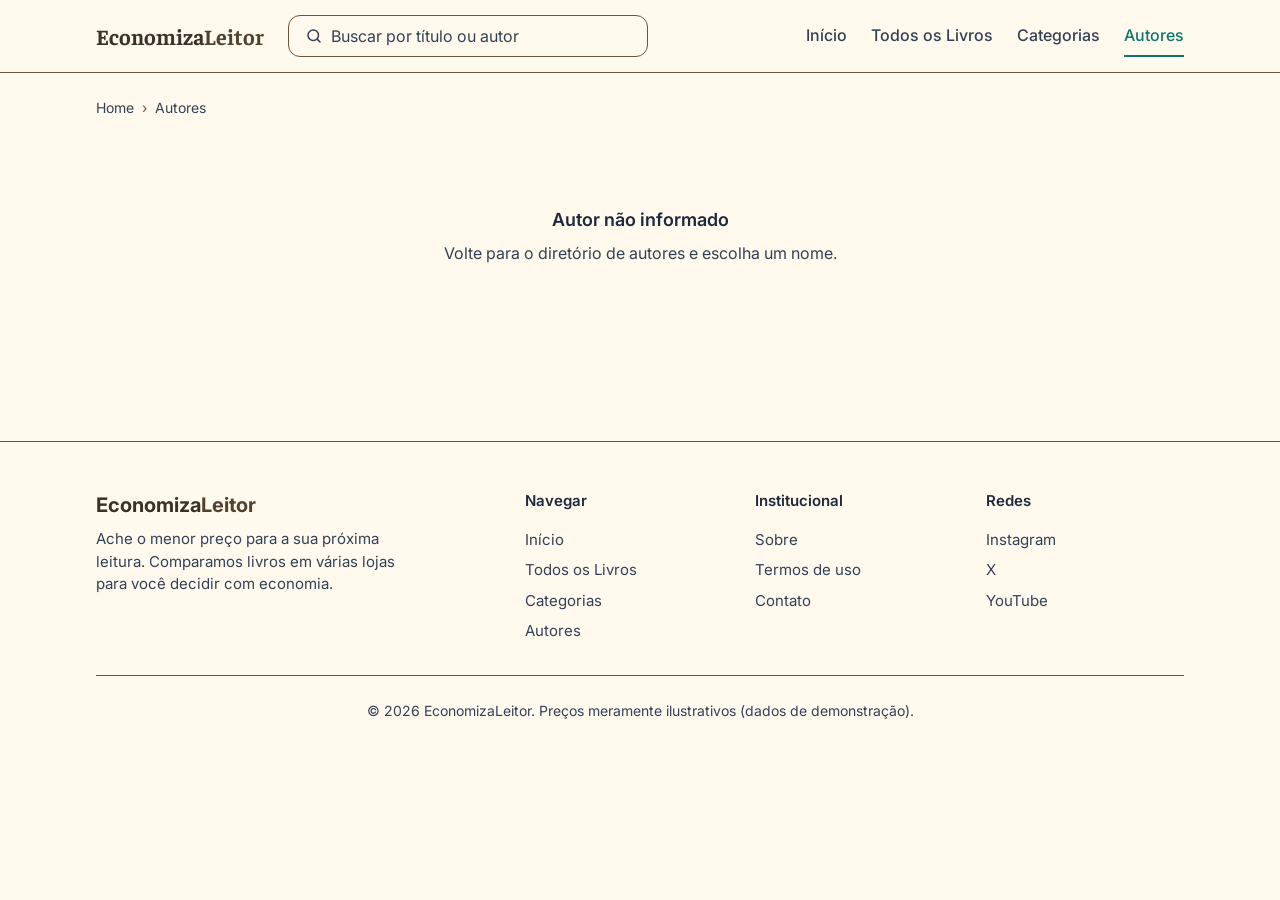
<file: autor.html>
<!DOCTYPE html>
<html lang="pt-BR">
<head>
  <meta charset="UTF-8">
  <meta name="viewport" content="width=device-width, initial-scale=1.0">
  <title>Autor — EconomizaLeitor</title>
  <meta name="description" content="Biografia e livros do autor com comparação de preços em várias lojas.">
  <link rel="icon" href="assets/favicon.svg" type="image/svg+xml">
  <link rel="preconnect" href="https://fonts.googleapis.com">
  <link rel="preconnect" href="https://fonts.gstatic.com" crossorigin>
  <link href="https://fonts.googleapis.com/css2?family=Inter:wght@400;500;600;700&display=swap" rel="stylesheet">
  <link href="https://fonts.googleapis.com/css2?family=Faustina:ital,wght@0,300..800;1,300..800&display=swap" rel="stylesheet">
  <link rel="stylesheet" href="css/reset.css">
  <link rel="stylesheet" href="css/tokens.css">
  <link rel="stylesheet" href="css/styles.css">
</head>
<body>
  <header data-component="header"></header>

  <main>
    <div class="container">
      <nav class="breadcrumb" aria-label="Trilha de navegação" data-breadcrumb>
        <a href="index.html">Home</a><span class="breadcrumb__sep">›</span>
        <a href="autores.html">Autores</a>
      </nav>

      <article class="autor" data-autor>
        <div class="estado" style="grid-column: 1 / -1;">
          <p class="estado__titulo">Carregando autor…</p>
        </div>
      </article>
    </div>
  </main>

  <footer data-component="footer"></footer>

  <script src="js/data.js"></script>
  <script src="js/precos.js"></script>
  <script src="js/api.js"></script>
  <script src="js/components.js"></script>
  <script src="js/pages/autor.js"></script>
</body>
</html>
</file>
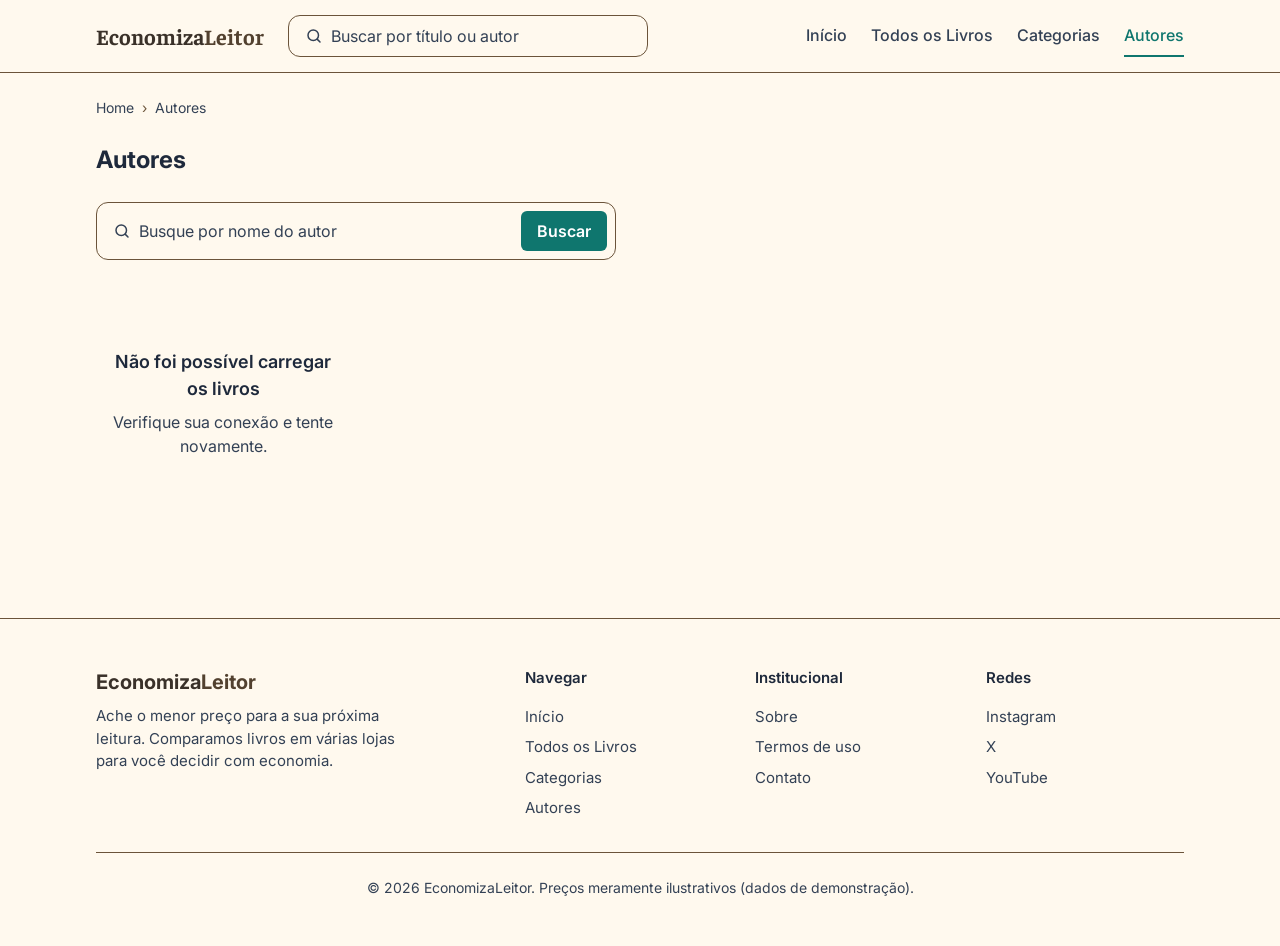
<file: autores.html>
<!DOCTYPE html>
<html lang="pt-BR">
<head>
  <meta charset="UTF-8">
  <meta name="viewport" content="width=device-width, initial-scale=1.0">
  <title>Autores — EconomizaLeitor</title>
  <meta name="description" content="Diretório de autores com os livros mais procurados em várias lojas.">
  <link rel="icon" href="assets/favicon.svg" type="image/svg+xml">
  <link rel="preconnect" href="https://fonts.googleapis.com">
  <link rel="preconnect" href="https://fonts.gstatic.com" crossorigin>
  <link href="https://fonts.googleapis.com/css2?family=Inter:wght@400;500;600;700&display=swap" rel="stylesheet">
  <link href="https://fonts.googleapis.com/css2?family=Faustina:ital,wght@0,300..800;1,300..800&display=swap" rel="stylesheet">
  <link rel="stylesheet" href="css/reset.css">
  <link rel="stylesheet" href="css/tokens.css">
  <link rel="stylesheet" href="css/styles.css">
</head>
<body>
  <header data-component="header"></header>

  <main>
    <div class="container">
      <nav class="breadcrumb" aria-label="Trilha de navegação">
        <a href="index.html">Home</a><span class="breadcrumb__sep">›</span>
        <span aria-current="page">Autores</span>
      </nav>

      <div class="section__head">
        <h1 class="section__title">Autores</h1>
        <span data-total style="color: var(--cor-texto-mutado)"></span>
      </div>

      <form class="search busca-autores" role="search" data-busca-autores>
        <svg class="search__icon" width="18" height="18" viewBox="0 0 24 24" fill="none" aria-hidden="true">
          <circle cx="11" cy="11" r="7" stroke="currentColor" stroke-width="2"/>
          <path d="M20 20l-3.5-3.5" stroke="currentColor" stroke-width="2" stroke-linecap="round"/>
        </svg>
        <input class="search__input" type="search" name="q" placeholder="Busque por nome do autor" aria-label="Buscar autores">
        <button class="btn btn--primary" type="submit">Buscar</button>
      </form>

      <div class="grid grid--autores" data-autores aria-live="polite"></div>
      <div class="paginacao" data-paginacao></div>
    </div>
  </main>

  <footer data-component="footer"></footer>

  <script src="js/data.js"></script>
  <script src="js/precos.js"></script>
  <script src="js/api.js"></script>
  <script src="js/components.js"></script>
  <script src="js/pages/autores.js"></script>
</body>
</html>
</file>
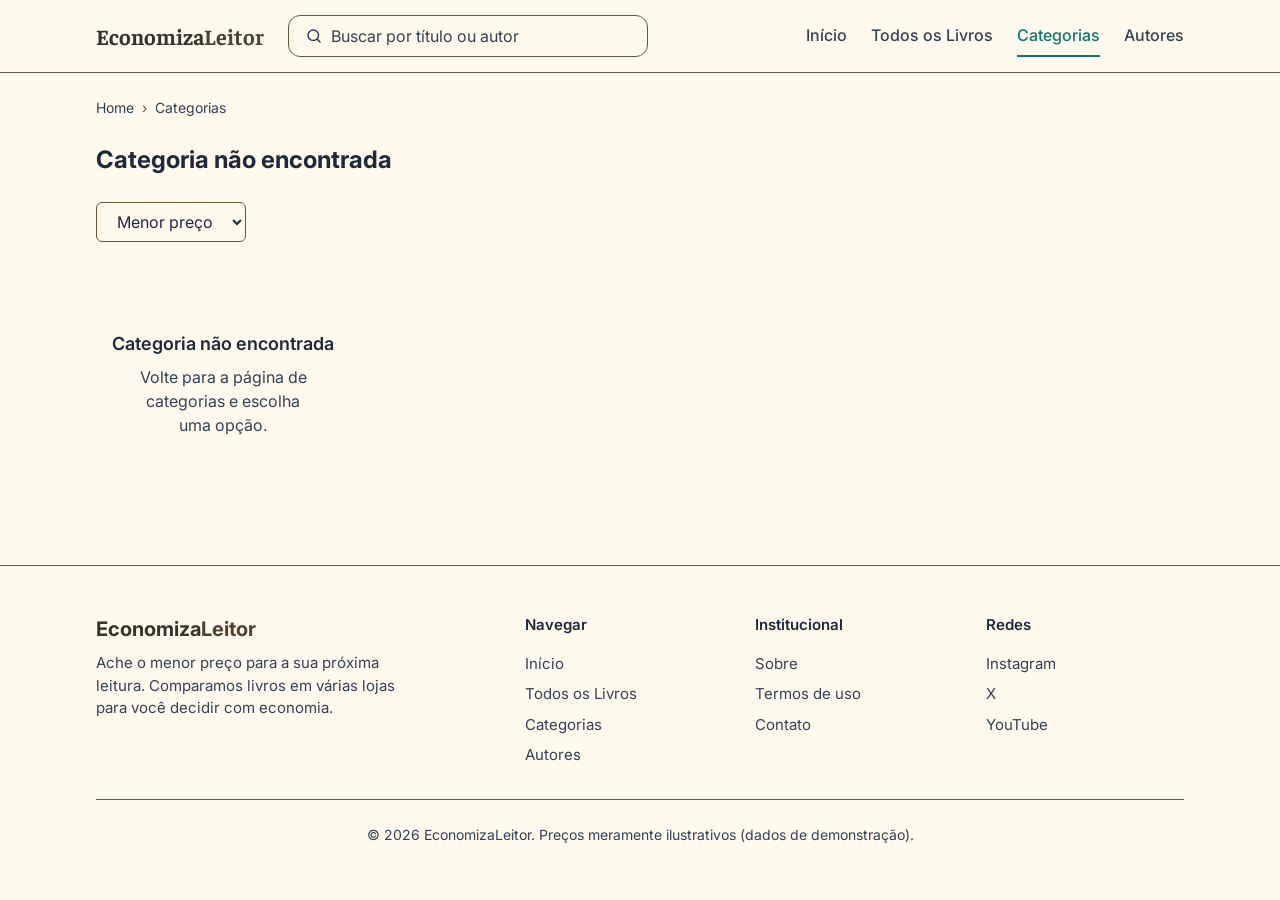
<file: categoria.html>
<!DOCTYPE html>
<html lang="pt-BR">
<head>
  <meta charset="UTF-8">
  <meta name="viewport" content="width=device-width, initial-scale=1.0">
  <title>Categoria — EconomizaLeitor</title>
  <meta name="description" content="Livros de uma categoria com comparação de preços.">
  <link rel="icon" href="assets/favicon.svg" type="image/svg+xml">
  <link rel="preconnect" href="https://fonts.googleapis.com">
  <link rel="preconnect" href="https://fonts.gstatic.com" crossorigin>
  <link href="https://fonts.googleapis.com/css2?family=Inter:wght@400;500;600;700&display=swap" rel="stylesheet">
  <link href="https://fonts.googleapis.com/css2?family=Faustina:ital,wght@0,300..800;1,300..800&display=swap" rel="stylesheet">
  <link rel="stylesheet" href="css/reset.css">
  <link rel="stylesheet" href="css/tokens.css">
  <link rel="stylesheet" href="css/styles.css">
</head>
<body>
  <header data-component="header"></header>

  <main>
    <div class="container">
      <nav class="breadcrumb" aria-label="Trilha de navegação" data-breadcrumb>
        <a href="index.html">Home</a><span class="breadcrumb__sep">›</span>
        <a href="categorias.html">Categorias</a>
      </nav>

      <div class="section__head">
        <h1 class="section__title" data-titulo>Categoria</h1>
      </div>

      <div class="toolbar">
        <label class="sr-only" for="ordenar">Ordenar por</label>
        <select class="select" id="ordenar" data-ordenar>
          <option value="menor-preco">Menor preço</option>
          <option value="titulo">Título (A–Z)</option>
        </select>
      </div>

      <div class="grid grid--cards" data-livros aria-live="polite"></div>
    </div>
  </main>

  <footer data-component="footer"></footer>

  <script src="js/data.js"></script>
  <script src="js/precos.js"></script>
  <script src="js/api.js"></script>
  <script src="js/components.js"></script>
  <script src="js/pages/categoria.js"></script>
</body>
</html>
</file>
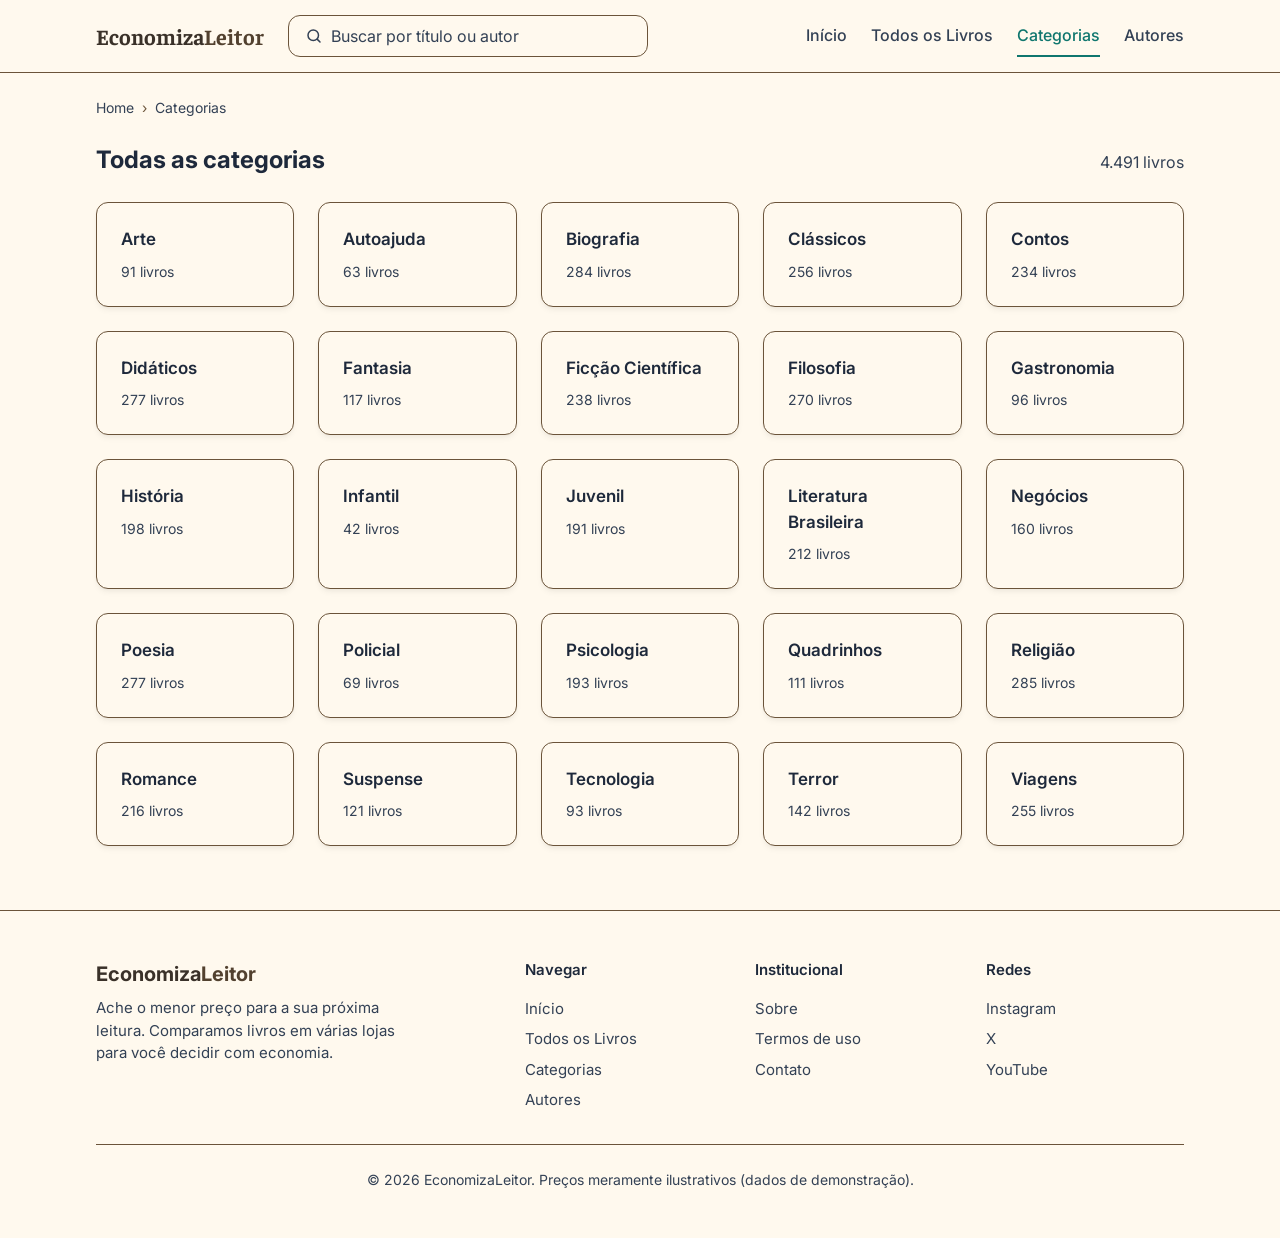
<file: categorias.html>
<!DOCTYPE html>
<html lang="pt-BR">
<head>
  <meta charset="UTF-8">
  <meta name="viewport" content="width=device-width, initial-scale=1.0">
  <title>Categorias — EconomizaLeitor</title>
  <meta name="description" content="Explore todas as categorias de livros disponíveis no EconomizaLeitor.">
  <link rel="icon" href="assets/favicon.svg" type="image/svg+xml">
  <link rel="preconnect" href="https://fonts.googleapis.com">
  <link rel="preconnect" href="https://fonts.gstatic.com" crossorigin>
  <link href="https://fonts.googleapis.com/css2?family=Inter:wght@400;500;600;700&display=swap" rel="stylesheet">
  <link href="https://fonts.googleapis.com/css2?family=Faustina:ital,wght@0,300..800;1,300..800&display=swap" rel="stylesheet">
  <link rel="stylesheet" href="css/reset.css">
  <link rel="stylesheet" href="css/tokens.css">
  <link rel="stylesheet" href="css/styles.css">
</head>
<body>
  <header data-component="header"></header>

  <main>
    <div class="container">
      <nav class="breadcrumb" aria-label="Trilha de navegação">
        <a href="index.html">Home</a><span class="breadcrumb__sep">›</span>
        <span aria-current="page">Categorias</span>
      </nav>

      <div class="section__head">
        <h1 class="section__title">Todas as categorias</h1>
        <span data-total style="color: var(--cor-texto-mutado)"></span>
      </div>

      <div class="grid grid--categorias" data-categorias></div>
    </div>
  </main>

  <footer data-component="footer"></footer>

  <script src="js/data.js"></script>
  <script src="js/precos.js"></script>
  <script src="js/api.js"></script>
  <script src="js/components.js"></script>
  <script src="js/pages/categorias.js"></script>
</body>
</html>
</file>
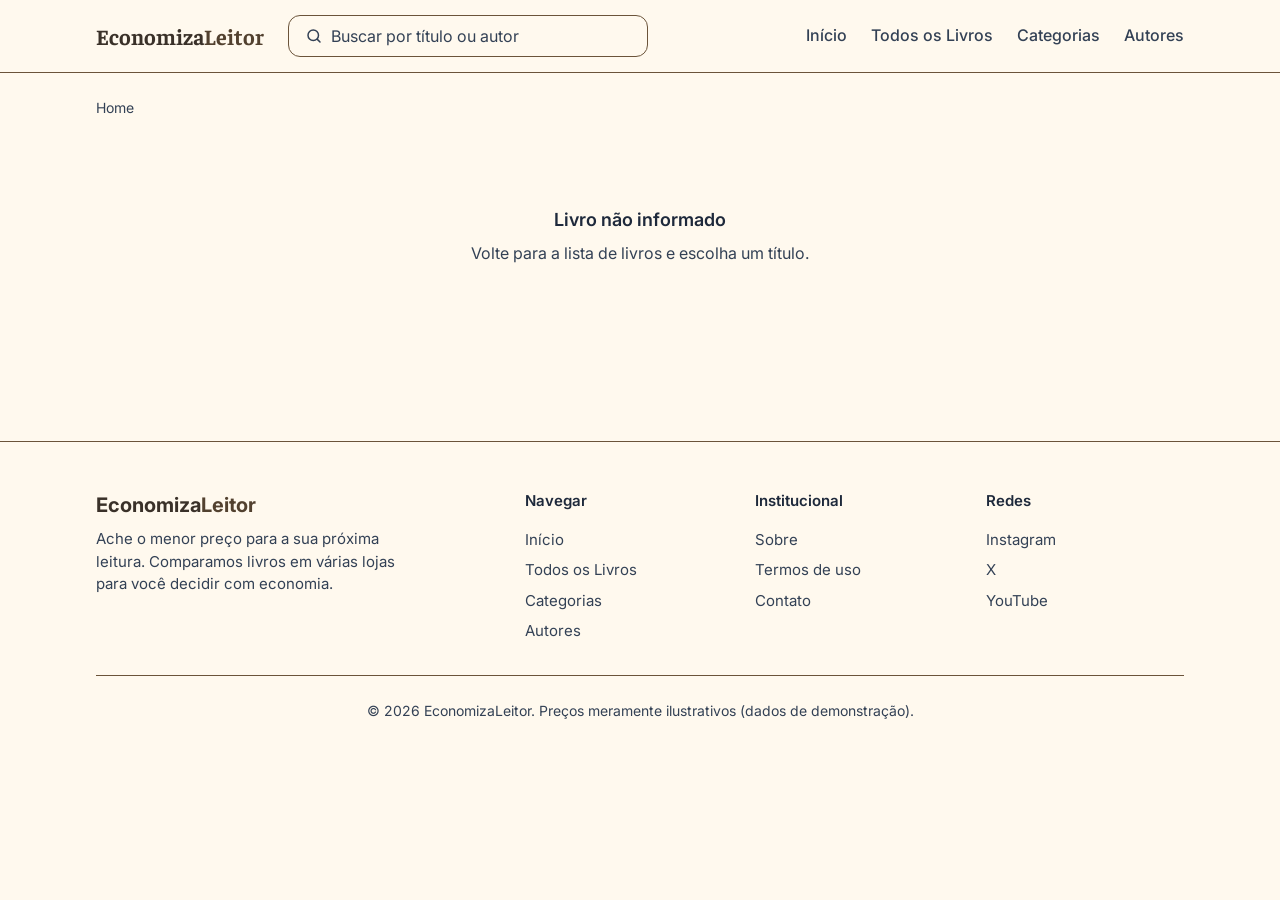
<file: livro.html>
<!DOCTYPE html>
<html lang="pt-BR">
<head>
  <meta charset="UTF-8">
  <meta name="viewport" content="width=device-width, initial-scale=1.0">
  <title>Detalhes do Livro — EconomizaLeitor</title>
  <meta name="description" content="Compare os preços deste livro em várias lojas e economize.">
  <link rel="icon" href="assets/favicon.svg" type="image/svg+xml">
  <link rel="preconnect" href="https://fonts.googleapis.com">
  <link rel="preconnect" href="https://fonts.gstatic.com" crossorigin>
  <link href="https://fonts.googleapis.com/css2?family=Inter:wght@400;500;600;700&display=swap" rel="stylesheet">
  <link href="https://fonts.googleapis.com/css2?family=Faustina:ital,wght@0,300..800;1,300..800&display=swap" rel="stylesheet">
  <link rel="stylesheet" href="css/reset.css">
  <link rel="stylesheet" href="css/tokens.css">
  <link rel="stylesheet" href="css/styles.css">
</head>
<body>
  <header data-component="header"></header>

  <main>
    <div class="container">
      <nav class="breadcrumb" aria-label="Trilha de navegação" data-breadcrumb>
        <a href="index.html">Home</a>
      </nav>

      <article class="livro" data-livro>
        <div class="estado" style="grid-column: 1 / -1;">
          <p class="estado__titulo">Carregando livro…</p>
        </div>
      </article>
    </div>
  </main>

  <footer data-component="footer"></footer>

  <script src="js/data.js"></script>
  <script src="js/precos.js"></script>
  <script src="js/api.js"></script>
  <script src="js/components.js"></script>
  <script src="js/pages/livro.js"></script>
</body>
</html>
</file>
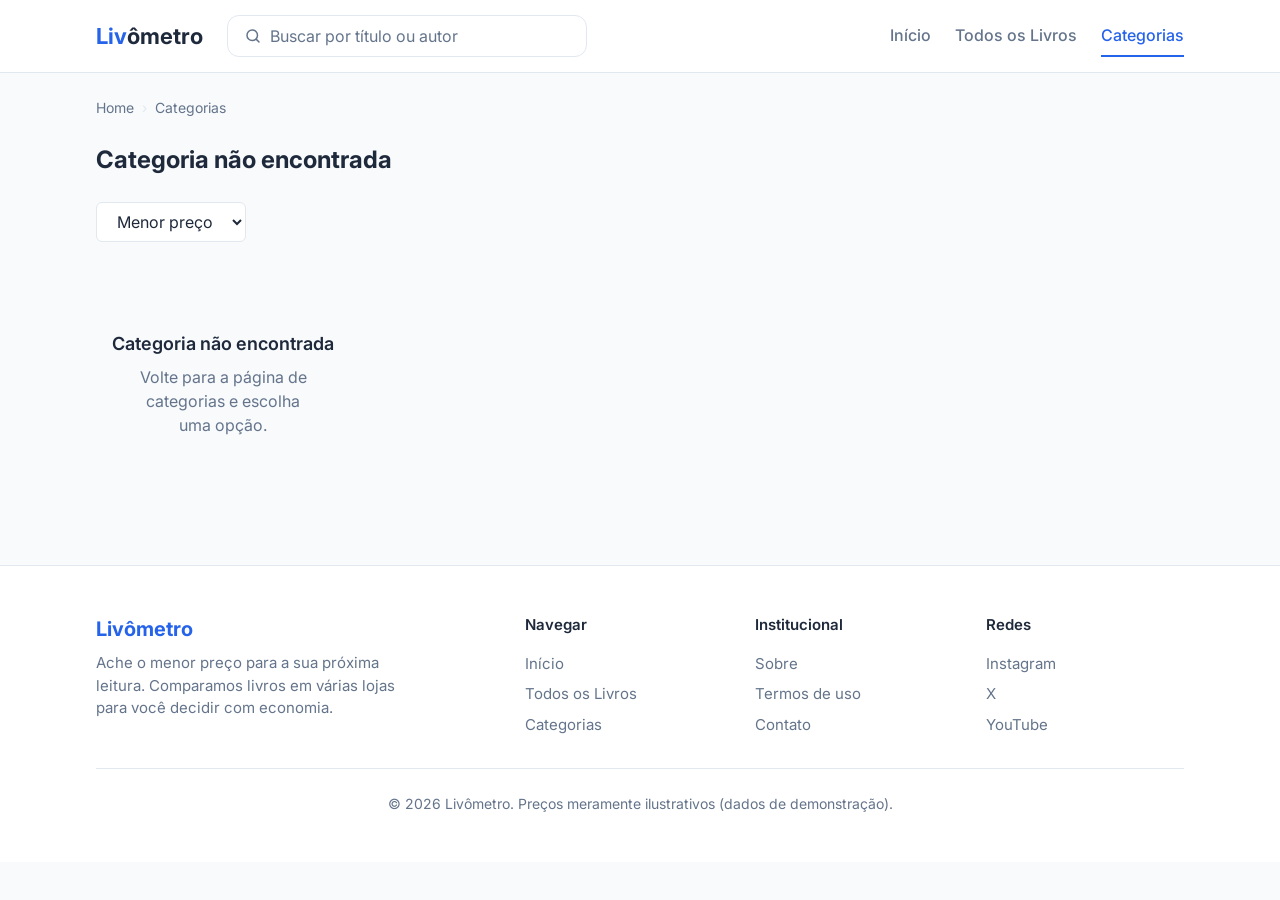
<file: Lucia Helena/categoria.html>
<!DOCTYPE html>
<html lang="pt-BR">
<head>
  <meta charset="UTF-8">
  <meta name="viewport" content="width=device-width, initial-scale=1.0">
  <title>Categoria — Livômetro</title>
  <meta name="description" content="Livros de uma categoria com comparação de preços.">
  <link rel="icon" href="assets/favicon.svg" type="image/svg+xml">
  <link rel="preconnect" href="https://fonts.googleapis.com">
  <link rel="preconnect" href="https://fonts.gstatic.com" crossorigin>
  <link href="https://fonts.googleapis.com/css2?family=Inter:wght@400;500;600;700&display=swap" rel="stylesheet">
  <link rel="stylesheet" href="css/reset.css">
  <link rel="stylesheet" href="css/tokens.css">
  <link rel="stylesheet" href="css/styles.css">
</head>
<body>
  <header data-component="header"></header>

  <main>
    <div class="container">
      <nav class="breadcrumb" aria-label="Trilha de navegação" data-breadcrumb>
        <a href="index.html">Home</a><span class="breadcrumb__sep">›</span>
        <a href="categorias.html">Categorias</a>
      </nav>

      <div class="section__head">
        <h1 class="section__title" data-titulo>Categoria</h1>
      </div>

      <div class="toolbar">
        <label class="sr-only" for="ordenar">Ordenar por</label>
        <select class="select" id="ordenar" data-ordenar>
          <option value="menor-preco">Menor preço</option>
          <option value="titulo">Título (A–Z)</option>
        </select>
      </div>

      <div class="grid grid--cards" data-livros aria-live="polite"></div>
    </div>
  </main>

  <footer data-component="footer"></footer>

  <script src="js/data.js"></script>
  <script src="js/api.js"></script>
  <script src="js/components.js"></script>
  <script src="js/pages/categoria.js"></script>
</body>
</html>
</file>
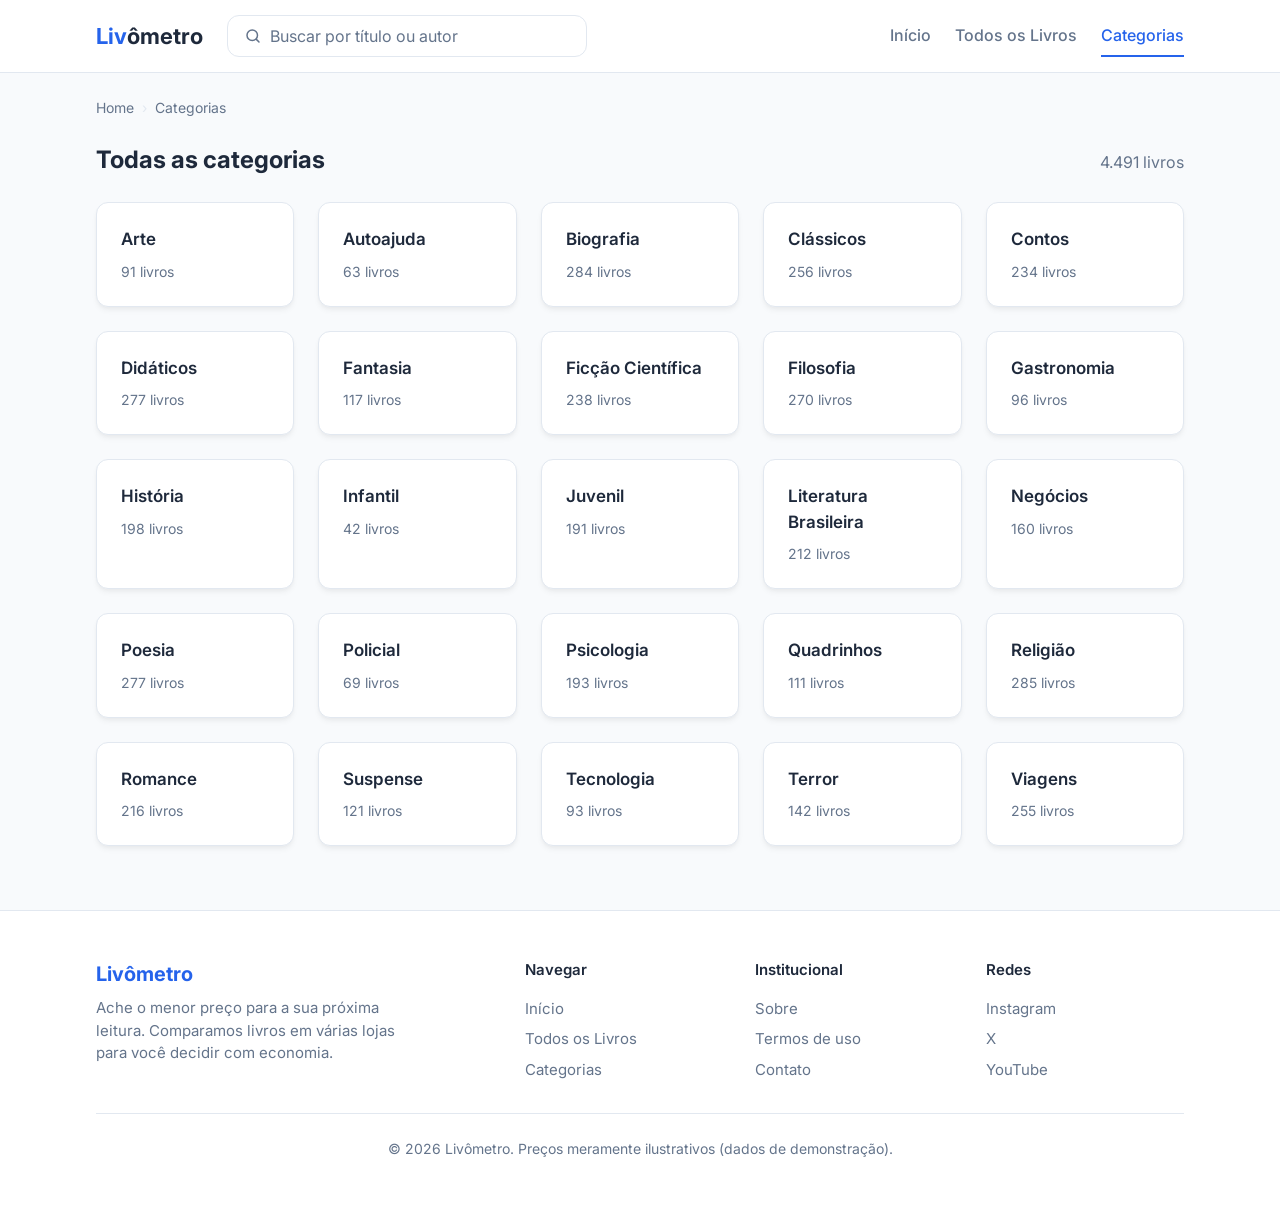
<file: Lucia Helena/categorias.html>
<!DOCTYPE html>
<html lang="pt-BR">
<head>
  <meta charset="UTF-8">
  <meta name="viewport" content="width=device-width, initial-scale=1.0">
  <title>Categorias — Livômetro</title>
  <meta name="description" content="Explore todas as categorias de livros disponíveis no Livômetro.">
  <link rel="icon" href="assets/favicon.svg" type="image/svg+xml">
  <link rel="preconnect" href="https://fonts.googleapis.com">
  <link rel="preconnect" href="https://fonts.gstatic.com" crossorigin>
  <link href="https://fonts.googleapis.com/css2?family=Inter:wght@400;500;600;700&display=swap" rel="stylesheet">
  <link rel="stylesheet" href="css/reset.css">
  <link rel="stylesheet" href="css/tokens.css">
  <link rel="stylesheet" href="css/styles.css">
</head>
<body>
  <header data-component="header"></header>

  <main>
    <div class="container">
      <nav class="breadcrumb" aria-label="Trilha de navegação">
        <a href="index.html">Home</a><span class="breadcrumb__sep">›</span>
        <span aria-current="page">Categorias</span>
      </nav>

      <div class="section__head">
        <h1 class="section__title">Todas as categorias</h1>
        <span data-total style="color: var(--cor-texto-mutado)"></span>
      </div>

      <div class="grid grid--categorias" data-categorias></div>
    </div>
  </main>

  <footer data-component="footer"></footer>

  <script src="js/data.js"></script>
  <script src="js/api.js"></script>
  <script src="js/components.js"></script>
  <script src="js/pages/categorias.js"></script>
</body>
</html>
</file>
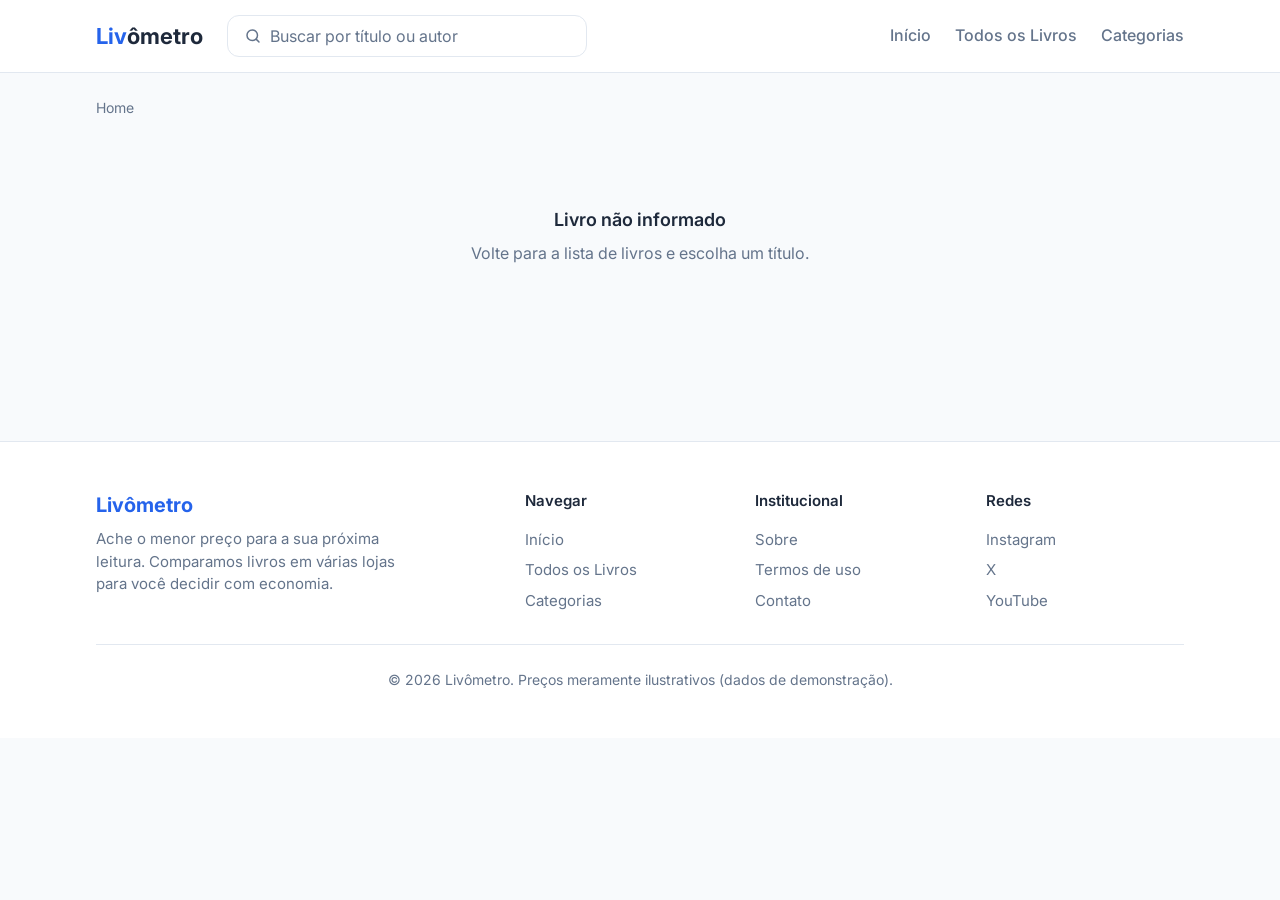
<file: Lucia Helena/livro.html>
<!DOCTYPE html>
<html lang="pt-BR">
<head>
  <meta charset="UTF-8">
  <meta name="viewport" content="width=device-width, initial-scale=1.0">
  <title>Detalhes do Livro — Livômetro</title>
  <meta name="description" content="Compare os preços deste livro em várias lojas e economize.">
  <link rel="icon" href="assets/favicon.svg" type="image/svg+xml">
  <link rel="preconnect" href="https://fonts.googleapis.com">
  <link rel="preconnect" href="https://fonts.gstatic.com" crossorigin>
  <link href="https://fonts.googleapis.com/css2?family=Inter:wght@400;500;600;700&display=swap" rel="stylesheet">
  <link rel="stylesheet" href="css/reset.css">
  <link rel="stylesheet" href="css/tokens.css">
  <link rel="stylesheet" href="css/styles.css">
</head>
<body>
  <header data-component="header"></header>

  <main>
    <div class="container">
      <nav class="breadcrumb" aria-label="Trilha de navegação" data-breadcrumb>
        <a href="index.html">Home</a>
      </nav>

      <article class="livro" data-livro>
        <div class="estado" style="grid-column: 1 / -1;">
          <p class="estado__titulo">Carregando livro…</p>
        </div>
      </article>
    </div>
  </main>

  <footer data-component="footer"></footer>

  <script src="js/data.js"></script>
  <script src="js/api.js"></script>
  <script src="js/components.js"></script>
  <script src="js/pages/livro.js"></script>
</body>
</html>
</file>
<file: css/tokens.css>
:root {
  /* Cores */
  --cor-primaria: #0f766e;
  --cor-secundaria: #0b5f56;
  --cor-fundo: #fff9ee;
  --cor-superficie: #fff9ee;
  --cor-texto: #1e293b;
  --cor-texto-mutado: #334155;
  --cor-destaque: #0f3d22;
  --cor-borda: #6b543a;
  --cor-logo: #3a3129;
  --cor-logo-destaque: #52412f;

  /* Tipografia */
  --fonte-principal: 'Inter', system-ui, sans-serif;
  --fonte-logo: 'Faustina', Georgia, serif;

  /* Espaçamento (base 8) */
  --espaco-xs: 8px;
  --espaco-sm: 16px;
  --espaco-md: 24px;
  --espaco-lg: 32px;
  --espaco-xl: 48px;
  --espaco-2xl: 64px;

  /* Borda e Sombra */
  --radius-sm: 6px;
  --radius-md: 12px;
  --sombra-card: 0 4px 6px -1px rgba(0, 0, 0, 0.05), 0 2px 4px -1px rgba(0, 0, 0, 0.03);

  /* Layout */
  --largura-max: 1120px;
  --altura-header: 72px;
}

body {
  font-family: var(--fonte-principal);
  background-color: var(--cor-fundo);
  color: var(--cor-texto);
  margin: 0;
}
</file>
<file: css/styles.css>
/* ============================================================
   EconomizaLeitor — Estilos
   ============================================================ */

.container {
  width: 100%;
  max-width: var(--largura-max);
  margin-inline: auto;
  padding-inline: var(--espaco-sm);
}

.sr-only {
  position: absolute;
  width: 1px;
  height: 1px;
  padding: 0;
  margin: -1px;
  overflow: hidden;
  clip: rect(0, 0, 0, 0);
  white-space: nowrap;
  border: 0;
}

/* ============================================================
   Header
   ============================================================ */
.header {
  position: sticky;
  top: 0;
  z-index: 50;
  background-color: var(--cor-superficie);
  border-bottom: 1px solid var(--cor-borda);
}

.header__inner {
  display: flex;
  align-items: center;
  gap: var(--espaco-md);
  height: var(--altura-header);
}

.logo {
  font-family: var(--fonte-logo);
  font-weight: 700;
  font-size: 1.375rem;
  color: var(--cor-logo);
  white-space: nowrap;
}

.logo span {
  color: var(--cor-logo-destaque);
}

.nav {
  display: flex;
  align-items: center;
  gap: var(--espaco-md);
  margin-inline-start: auto;
}

.nav__link {
  color: var(--cor-texto-mutado);
  font-weight: 500;
  padding-block: var(--espaco-xs);
  border-bottom: 2px solid transparent;
  transition: color 0.15s ease, border-color 0.15s ease;
}

.nav__link:hover,
.nav__link[aria-current="page"] {
  color: var(--cor-primaria);
  border-color: var(--cor-primaria);
}

.header__toggle {
  display: none;
  font-size: 1.5rem;
  color: var(--cor-texto);
}

.header__search {
  flex: 1;
  max-width: 360px;
}

/* ============================================================
   Search bar
   ============================================================ */
.search {
  display: flex;
  align-items: center;
  gap: var(--espaco-xs);
  background-color: var(--cor-superficie);
  border: 1px solid var(--cor-borda);
  border-radius: var(--radius-md);
  padding: var(--espaco-xs) var(--espaco-xs) var(--espaco-xs) var(--espaco-sm);
}

.search:focus-within {
  border-color: var(--cor-primaria);
  box-shadow: 0 0 0 3px rgba(15, 118, 110, 0.2);
}

.search__input {
  flex: 1;
  border: none;
  outline: none;
  background: transparent;
  color: var(--cor-texto);
  min-width: 0;
}

.search__input::placeholder {
  color: var(--cor-texto-mutado);
}

.search__icon {
  color: var(--cor-texto-mutado);
  flex-shrink: 0;
}

/* ============================================================
   Buttons
   ============================================================ */
.btn {
  display: inline-flex;
  align-items: center;
  justify-content: center;
  gap: var(--espaco-xs);
  font-weight: 600;
  border-radius: var(--radius-sm);
  padding: var(--espaco-xs) var(--espaco-sm);
  transition: background-color 0.15s ease, color 0.15s ease, border-color 0.15s ease;
  white-space: nowrap;
}

.btn--primary {
  background-color: var(--cor-primaria);
  color: #fff;
}

.btn--primary:hover {
  background-color: var(--cor-secundaria);
}

.btn--outline {
  border: 1px solid var(--cor-borda);
  background-color: var(--cor-superficie);
  color: var(--cor-texto);
}

.btn--outline:hover {
  border-color: var(--cor-primaria);
  color: var(--cor-primaria);
}

/* ============================================================
   Hero
   ============================================================ */
.hero {
  background: linear-gradient(180deg, var(--cor-superficie) 0%, var(--cor-fundo) 100%);
  border-bottom: 1px solid var(--cor-borda);
  padding-block: var(--espaco-2xl);
  text-align: center;
}

.hero__title {
  font-size: clamp(2rem, 5vw, 3rem);
  font-weight: 700;
  letter-spacing: -0.02em;
}

.hero__subtitle {
  color: var(--cor-texto-mutado);
  font-size: 1.125rem;
  margin-top: var(--espaco-sm);
  margin-bottom: var(--espaco-lg);
}

.hero__search {
  max-width: 640px;
  margin-inline: auto;
}

/* ============================================================
   Sections
   ============================================================ */
.section {
  padding-block: var(--espaco-xl);
}

.section__head {
  display: flex;
  align-items: baseline;
  justify-content: space-between;
  gap: var(--espaco-sm);
  margin-bottom: var(--espaco-md);
}

.section__title {
  font-size: 1.5rem;
  font-weight: 700;
}

.section__link {
  color: var(--cor-primaria);
  font-weight: 500;
}

.section__link:hover {
  color: var(--cor-secundaria);
}

/* ============================================================
   Grids
   ============================================================ */
.grid {
  display: grid;
  gap: var(--espaco-md);
}

.grid--cards {
  grid-template-columns: repeat(auto-fill, minmax(200px, 1fr));
}

.grid--categorias {
  grid-template-columns: repeat(auto-fill, minmax(180px, 1fr));
}

.grid--autores {
  grid-template-columns: repeat(auto-fill, minmax(220px, 1fr));
}

/* ============================================================
   Categoria card
   ============================================================ */
.cat-card {
  display: flex;
  flex-direction: column;
  gap: var(--espaco-xs);
  background-color: var(--cor-superficie);
  border: 1px solid var(--cor-borda);
  border-radius: var(--radius-md);
  padding: var(--espaco-md);
  box-shadow: var(--sombra-card);
  transition: transform 0.15s ease, border-color 0.15s ease;
}

.cat-card:hover {
  transform: translateY(-2px);
  border-color: var(--cor-primaria);
}

.cat-card__nome {
  font-weight: 600;
  font-size: 1.0625rem;
}

.cat-card__contagem {
  color: var(--cor-texto-mutado);
  font-size: 0.875rem;
}

/* ============================================================
   Autor card
   ============================================================ */
.autor-card {
  display: flex;
  flex-direction: column;
  gap: var(--espaco-xs);
  background-color: var(--cor-superficie);
  border: 1px solid var(--cor-borda);
  border-radius: var(--radius-md);
  padding: var(--espaco-md);
  box-shadow: var(--sombra-card);
  transition: transform 0.15s ease, border-color 0.15s ease;
}

.autor-card:hover {
  transform: translateY(-2px);
  border-color: var(--cor-primaria);
}

.autor-card__nome {
  font-weight: 600;
  font-size: 1.0625rem;
  line-height: 1.3;
}

.autor-card__datas {
  color: var(--cor-texto-mutado);
  font-size: 0.8125rem;
}

.autor-card__stats {
  color: var(--cor-primaria);
  font-size: 0.875rem;
  font-weight: 500;
}

.autor-card__obra {
  color: var(--cor-texto-mutado);
  font-size: 0.8125rem;
  margin-top: auto;
}

/* ============================================================
   Página do autor
   ============================================================ */
.autor {
  display: grid;
  gap: var(--espaco-xl);
  padding-bottom: var(--espaco-xl);
}

.autor__cabecalho {
  display: grid;
  grid-template-columns: 180px 1fr;
  gap: var(--espaco-lg);
  align-items: start;
}

.autor__foto {
  aspect-ratio: 1 / 1;
  width: 100%;
  object-fit: cover;
  border-radius: var(--radius-md);
  border: 1px solid var(--cor-borda);
  background-color: var(--cor-superficie);
}

.autor__foto--fallback {
  display: grid;
  place-items: center;
  font-size: 3rem;
  font-weight: 700;
  color: var(--cor-texto-mutado);
  background-color: var(--cor-fundo);
}

.autor__nome {
  font-size: clamp(1.5rem, 4vw, 2rem);
  font-weight: 700;
  line-height: 1.2;
}

.autor__datas {
  color: var(--cor-texto-mutado);
  margin-top: var(--espaco-xs);
}

.autor__alternativos {
  color: var(--cor-texto-mutado);
  font-size: 0.875rem;
  margin-top: var(--espaco-xs);
}

.autor__metricas {
  display: flex;
  flex-wrap: wrap;
  gap: var(--espaco-xs);
  list-style: none;
  margin-top: var(--espaco-sm);
}

.autor__metricas li {
  background-color: var(--cor-fundo);
  border: 1px solid var(--cor-borda);
  border-radius: 999px;
  padding: 4px 12px;
  font-size: 0.8125rem;
  font-weight: 500;
  color: var(--cor-texto);
}

.autor__bio {
  margin-top: var(--espaco-md);
  line-height: 1.7;
  max-width: 68ch;
}

.autor__bio p + p {
  margin-top: var(--espaco-sm);
}

.autor__links {
  display: flex;
  flex-wrap: wrap;
  gap: var(--espaco-sm);
  list-style: none;
  margin-top: var(--espaco-md);
}

.autor__links a {
  color: var(--cor-primaria);
  font-size: 0.875rem;
  font-weight: 500;
}

.autor__links a:hover {
  color: var(--cor-secundaria);
}

.autor__obras {
  display: grid;
  gap: var(--espaco-md);
}

.busca-autores {
  max-width: 520px;
  margin-bottom: var(--espaco-md);
}

/* ============================================================
   Livro card
   ============================================================ */
.book-card {
  display: flex;
  flex-direction: column;
  background-color: var(--cor-superficie);
  border: 1px solid var(--cor-borda);
  border-radius: var(--radius-md);
  overflow: hidden;
  box-shadow: var(--sombra-card);
  transition: transform 0.15s ease, border-color 0.15s ease;
}

.book-card:hover {
  transform: translateY(-2px);
  border-color: var(--cor-primaria);
}

.book-card__capa {
  aspect-ratio: 2 / 3;
  width: 100%;
  object-fit: cover;
  background-color: var(--cor-fundo);
  border-bottom: 1px solid var(--cor-borda);
}

.book-card__capa--fallback {
  display: grid;
  place-items: center;
  padding: var(--espaco-sm);
  text-align: center;
  color: var(--cor-texto-mutado);
  font-size: 0.875rem;
  font-weight: 500;
}

.book-card__body {
  display: flex;
  flex-direction: column;
  gap: var(--espaco-xs);
  padding: var(--espaco-sm);
  flex: 1;
}

.book-card__titulo {
  font-size: 1rem;
  font-weight: 600;
  line-height: 1.3;
  display: -webkit-box;
  -webkit-line-clamp: 2;
  -webkit-box-orient: vertical;
  overflow: hidden;
}

.book-card__autor {
  color: var(--cor-texto-mutado);
  font-size: 0.875rem;
}

.book-card__preco {
  margin-top: auto;
  font-weight: 700;
  font-size: 1.125rem;
}

.book-card__preco small {
  display: block;
  font-weight: 500;
  font-size: 0.75rem;
  color: var(--cor-texto-mutado);
}

.preco--melhor {
  color: var(--cor-destaque);
}

/* ============================================================
   Badge
   ============================================================ */
.badge {
  display: inline-flex;
  align-items: center;
  gap: 4px;
  font-size: 0.75rem;
  font-weight: 600;
  padding: 2px 8px;
  border-radius: 999px;
  background-color: rgba(22, 163, 74, 0.1);
  color: var(--cor-destaque);
}

.badge--mutado {
  background-color: var(--cor-fundo);
  color: var(--cor-texto-mutado);
}

/* ============================================================
   Prova social / stats
   ============================================================ */
.stats {
  background-color: var(--cor-primaria);
  color: #fff;
  border-radius: var(--radius-md);
  padding: var(--espaco-xl) var(--espaco-md);
  text-align: center;
}

.stats__numero {
  font-size: clamp(2rem, 5vw, 2.75rem);
  font-weight: 700;
}

.stats__label {
  opacity: 0.9;
  margin-top: var(--espaco-xs);
}

/* ============================================================
   Breadcrumb
   ============================================================ */
.breadcrumb {
  display: flex;
  flex-wrap: wrap;
  align-items: center;
  gap: var(--espaco-xs);
  color: var(--cor-texto-mutado);
  font-size: 0.875rem;
  padding-block: var(--espaco-md);
}

.breadcrumb a:hover {
  color: var(--cor-primaria);
}

.breadcrumb__sep {
  color: var(--cor-borda);
}

/* ============================================================
   Livro detalhe
   ============================================================ */
.livro {
  display: grid;
  gap: var(--espaco-xl);
  grid-template-columns: 300px 1fr;
  align-items: start;
  padding-bottom: var(--espaco-xl);
}

/* As colunas podem encolher abaixo do conteúdo (tabela com rolagem). */
.livro > * {
  min-width: 0;
}

.livro__capas {
  display: grid;
  gap: var(--espaco-sm);
  /* Sem isso o item não encolhe abaixo do conteúdo e empurra a página. */
  min-width: 0;
}

.livro__capa {
  aspect-ratio: 2 / 3;
  width: 100%;
  object-fit: cover;
  border-radius: var(--radius-md);
  border: 1px solid var(--cor-borda);
  background-color: var(--cor-superficie);
}

.livro__capa--fallback {
  display: grid;
  place-items: center;
  color: var(--cor-texto-mutado);
  font-weight: 500;
}

.livro__titulo {
  font-size: clamp(1.5rem, 4vw, 2rem);
  font-weight: 700;
  line-height: 1.2;
}

.livro__meta {
  display: grid;
  grid-template-columns: auto 1fr;
  gap: var(--espaco-xs) var(--espaco-md);
  margin-block: var(--espaco-md);
  font-size: 0.9375rem;
}

.livro__meta dt {
  color: var(--cor-texto-mutado);
}

.livro__meta dd {
  color: var(--cor-texto);
}

.livro__autor-link {
  color: var(--cor-primaria);
  font-weight: 500;
}

.livro__autor-link:hover {
  color: var(--cor-secundaria);
  text-decoration: underline;
}

.livro__autor-cta {
  margin-top: var(--espaco-sm);
}

.livro__sinopse {
  color: var(--cor-texto);
  line-height: 1.7;
}

.livro__sinopse p + p {
  margin-top: var(--espaco-sm);
}

/* ============================================================
   Tabela de preços
   ============================================================ */
.tabela-precos {
  width: 100%;
  border-collapse: collapse;
  background-color: var(--cor-superficie);
  border: 1px solid var(--cor-borda);
  border-radius: var(--radius-md);
  overflow: hidden;
}

.tabela-precos th,
.tabela-precos td {
  text-align: left;
  padding: var(--espaco-sm);
  border-bottom: 1px solid var(--cor-borda);
}

.tabela-precos thead th {
  background-color: var(--cor-fundo);
  font-size: 0.8125rem;
  text-transform: uppercase;
  letter-spacing: 0.04em;
  color: var(--cor-texto-mutado);
}

.tabela-precos tbody tr:last-child td {
  border-bottom: none;
}

.tabela-precos tbody tr:hover {
  background-color: var(--cor-fundo);
}

.tabela-precos .preco {
  font-weight: 700;
  font-size: 1.125rem;
}

.tabela-precos .loja {
  font-weight: 600;
}

.tabela-precos__wrapper {
  overflow-x: auto;
  margin-top: var(--espaco-sm);
  min-width: 0;
  -webkit-overflow-scrolling: touch;
}

.tabela-precos__wrapper caption {
  text-align: left;
  font-weight: 600;
  font-size: 1.125rem;
  padding-bottom: var(--espaco-xs);
}

/* ============================================================
   Filtros / toolbar
   ============================================================ */
.toolbar {
  display: flex;
  flex-wrap: wrap;
  gap: var(--espaco-sm);
  align-items: center;
  margin-bottom: var(--espaco-md);
}

.select {
  border: 1px solid var(--cor-borda);
  border-radius: var(--radius-sm);
  background-color: var(--cor-superficie);
  padding: var(--espaco-xs) var(--espaco-sm);
  color: var(--cor-texto);
}

.select:focus {
  outline: none;
  border-color: var(--cor-primaria);
}

/* ============================================================
   Paginação
   ============================================================ */
.paginacao {
  display: flex;
  justify-content: center;
  gap: var(--espaco-xs);
  margin-top: var(--espaco-lg);
  flex-wrap: wrap;
}

.paginacao button {
  min-width: 40px;
  height: 40px;
  border: 1px solid var(--cor-borda);
  border-radius: var(--radius-sm);
  background-color: var(--cor-superficie);
  font-weight: 500;
}

.paginacao button:hover:not(:disabled) {
  border-color: var(--cor-primaria);
  color: var(--cor-primaria);
}

.paginacao button[aria-current="true"] {
  background-color: var(--cor-primaria);
  border-color: var(--cor-primaria);
  color: #fff;
}

.paginacao button:disabled {
  opacity: 0.5;
  cursor: not-allowed;
}

/* ============================================================
   Estados
   ============================================================ */
.estado {
  text-align: center;
  padding: var(--espaco-2xl) var(--espaco-sm);
  color: var(--cor-texto-mutado);
}

.estado__titulo {
  font-size: 1.125rem;
  font-weight: 600;
  color: var(--cor-texto);
  margin-bottom: var(--espaco-xs);
}

.skeleton {
  background: linear-gradient(90deg, var(--cor-borda) 25%, var(--cor-fundo) 50%, var(--cor-borda) 75%);
  background-size: 200% 100%;
  animation: skeleton-loading 1.4s ease-in-out infinite;
  border-radius: var(--radius-sm);
}

@keyframes skeleton-loading {
  0% { background-position: 200% 0; }
  100% { background-position: -200% 0; }
}

.skeleton-card {
  border: 1px solid var(--cor-borda);
  border-radius: var(--radius-md);
  overflow: hidden;
  background-color: var(--cor-superficie);
}

.skeleton-card__capa {
  aspect-ratio: 2 / 3;
}

.skeleton-card__body {
  padding: var(--espaco-sm);
  display: flex;
  flex-direction: column;
  gap: var(--espaco-xs);
}

.skeleton-line {
  height: 14px;
}

/* ============================================================
   Footer
   ============================================================ */
.footer {
  background-color: var(--cor-superficie);
  border-top: 1px solid var(--cor-borda);
  margin-top: var(--espaco-2xl);
  padding-block: var(--espaco-xl);
}

.footer__grid {
  display: grid;
  grid-template-columns: 2fr 1fr 1fr 1fr;
  gap: var(--espaco-lg);
}

.footer__marca {
  font-weight: 700;
  font-size: 1.25rem;
  color: var(--cor-logo);
  margin-bottom: var(--espaco-xs);
}

.footer__marca span {
  color: var(--cor-logo-destaque);
}

.footer__texto {
  color: var(--cor-texto-mutado);
  font-size: 0.9375rem;
  max-width: 320px;
}

.footer__titulo {
  font-weight: 600;
  font-size: 0.9375rem;
  margin-bottom: var(--espaco-sm);
}

.footer__lista {
  display: flex;
  flex-direction: column;
  gap: var(--espaco-xs);
}

.footer__lista a {
  color: var(--cor-texto-mutado);
  font-size: 0.9375rem;
}

.footer__lista a:hover {
  color: var(--cor-primaria);
}

.footer__bottom {
  border-top: 1px solid var(--cor-borda);
  margin-top: var(--espaco-lg);
  padding-top: var(--espaco-md);
  color: var(--cor-texto-mutado);
  font-size: 0.875rem;
  text-align: center;
}

.footer__aviso {
  display: block;
  margin-top: var(--espaco-xs);
  color: var(--cor-texto-mutado);
  font-size: 0.8125rem;
}

.footer__aviso[hidden] {
  display: none;
}

/* ============================================================
   Responsivo
   ============================================================ */
@media (max-width: 900px) {
  .livro {
    grid-template-columns: 1fr;
  }

  .livro__capas {
    grid-template-columns: repeat(2, 1fr);
    max-width: 420px;
    min-width: 0;
  }

  .autor__cabecalho {
    grid-template-columns: 120px 1fr;
    gap: var(--espaco-md);
  }

  .footer__grid {
    grid-template-columns: 1fr 1fr;
  }
}

/*
 * Abaixo de 860px o header empilha: logo + botão numa linha, busca e menu
 * nas linhas seguintes. A linha única (logo + busca + menu) exige 830px —
 * com o logo de 180px, a busca de 267px e o menu de 303px.
 */
@media (max-width: 860px) {
  .header__inner {
    flex-wrap: wrap;
    height: auto;
    padding-block: var(--espaco-sm);
  }

  .header__toggle {
    display: block;
    order: 3;
  }

  .header__search {
    order: 4;
    max-width: 100%;
    flex-basis: 100%;
  }

  .nav {
    order: 5;
    flex-basis: 100%;
    flex-direction: column;
    align-items: flex-start;
    gap: var(--espaco-sm);
    max-height: 0;
    overflow: hidden;
    transition: max-height 0.2s ease;
  }

  .nav.is-open {
    max-height: 300px;
    margin-top: var(--espaco-sm);
  }
}

@media (max-width: 640px) {
  .footer__grid {
    grid-template-columns: 1fr;
  }

  .grid--cards {
    grid-template-columns: repeat(auto-fill, minmax(150px, 1fr));
  }

  .autor__cabecalho {
    grid-template-columns: 1fr;
  }

  .autor__foto {
    max-width: 140px;
  }

  /* A tabela de preços rola na horizontal — o aviso evita confusão. */
  .tabela-precos__wrapper::after {
    content: "Arraste a tabela para ver todas as colunas →";
    display: block;
    margin-top: var(--espaco-xs);
    color: var(--cor-texto-mutado);
    font-size: 0.8125rem;
  }
}
</file>
<file: Lucia Helena/css/tokens.css>
:root {
  /* Cores */
  --cor-primaria: #2563eb;
  --cor-secundaria: #1e40af;
  --cor-fundo: #f8fafc;
  --cor-superficie: #ffffff;
  --cor-texto: #1e293b;
  --cor-texto-mutado: #64748b;
  --cor-destaque: #16a34a;
  --cor-borda: #e2e8f0;

  /* Tipografia */
  --fonte-principal: 'Inter', system-ui, sans-serif;

  /* Espaçamento (base 8) */
  --espaco-xs: 8px;
  --espaco-sm: 16px;
  --espaco-md: 24px;
  --espaco-lg: 32px;
  --espaco-xl: 48px;
  --espaco-2xl: 64px;

  /* Borda e Sombra */
  --radius-sm: 6px;
  --radius-md: 12px;
  --sombra-card: 0 4px 6px -1px rgba(0, 0, 0, 0.05), 0 2px 4px -1px rgba(0, 0, 0, 0.03);

  /* Layout */
  --largura-max: 1120px;
  --altura-header: 72px;
}

body {
  font-family: var(--fonte-principal);
  background-color: var(--cor-fundo);
  color: var(--cor-texto);
  margin: 0;
}
</file>
<file: Lucia Helena/css/styles.css>
/* ============================================================
   Livômetro — Estilos
   ============================================================ */

.container {
  width: 100%;
  max-width: var(--largura-max);
  margin-inline: auto;
  padding-inline: var(--espaco-sm);
}

.sr-only {
  position: absolute;
  width: 1px;
  height: 1px;
  padding: 0;
  margin: -1px;
  overflow: hidden;
  clip: rect(0, 0, 0, 0);
  white-space: nowrap;
  border: 0;
}

/* ============================================================
   Header
   ============================================================ */
.header {
  position: sticky;
  top: 0;
  z-index: 50;
  background-color: var(--cor-superficie);
  border-bottom: 1px solid var(--cor-borda);
}

.header__inner {
  display: flex;
  align-items: center;
  gap: var(--espaco-md);
  height: var(--altura-header);
}

.logo {
  font-weight: 700;
  font-size: 1.375rem;
  color: var(--cor-primaria);
  white-space: nowrap;
}

.logo span {
  color: var(--cor-texto);
}

.nav {
  display: flex;
  align-items: center;
  gap: var(--espaco-md);
  margin-inline-start: auto;
}

.nav__link {
  color: var(--cor-texto-mutado);
  font-weight: 500;
  padding-block: var(--espaco-xs);
  border-bottom: 2px solid transparent;
  transition: color 0.15s ease, border-color 0.15s ease;
}

.nav__link:hover,
.nav__link[aria-current="page"] {
  color: var(--cor-primaria);
  border-color: var(--cor-primaria);
}

.header__toggle {
  display: none;
  font-size: 1.5rem;
  color: var(--cor-texto);
}

.header__search {
  flex: 1;
  max-width: 360px;
}

/* ============================================================
   Search bar
   ============================================================ */
.search {
  display: flex;
  align-items: center;
  gap: var(--espaco-xs);
  background-color: var(--cor-superficie);
  border: 1px solid var(--cor-borda);
  border-radius: var(--radius-md);
  padding: var(--espaco-xs) var(--espaco-xs) var(--espaco-xs) var(--espaco-sm);
}

.search:focus-within {
  border-color: var(--cor-primaria);
  box-shadow: 0 0 0 3px rgba(37, 99, 235, 0.12);
}

.search__input {
  flex: 1;
  border: none;
  outline: none;
  background: transparent;
  color: var(--cor-texto);
  min-width: 0;
}

.search__input::placeholder {
  color: var(--cor-texto-mutado);
}

.search__icon {
  color: var(--cor-texto-mutado);
  flex-shrink: 0;
}

/* ============================================================
   Buttons
   ============================================================ */
.btn {
  display: inline-flex;
  align-items: center;
  justify-content: center;
  gap: var(--espaco-xs);
  font-weight: 600;
  border-radius: var(--radius-sm);
  padding: var(--espaco-xs) var(--espaco-sm);
  transition: background-color 0.15s ease, color 0.15s ease, border-color 0.15s ease;
  white-space: nowrap;
}

.btn--primary {
  background-color: var(--cor-primaria);
  color: #fff;
}

.btn--primary:hover {
  background-color: var(--cor-secundaria);
}

.btn--outline {
  border: 1px solid var(--cor-borda);
  background-color: var(--cor-superficie);
  color: var(--cor-texto);
}

.btn--outline:hover {
  border-color: var(--cor-primaria);
  color: var(--cor-primaria);
}

/* ============================================================
   Hero
   ============================================================ */
.hero {
  background: linear-gradient(180deg, var(--cor-superficie) 0%, var(--cor-fundo) 100%);
  border-bottom: 1px solid var(--cor-borda);
  padding-block: var(--espaco-2xl);
  text-align: center;
}

.hero__title {
  font-size: clamp(2rem, 5vw, 3rem);
  font-weight: 700;
  letter-spacing: -0.02em;
}

.hero__subtitle {
  color: var(--cor-texto-mutado);
  font-size: 1.125rem;
  margin-top: var(--espaco-sm);
  margin-bottom: var(--espaco-lg);
}

.hero__search {
  max-width: 640px;
  margin-inline: auto;
}

/* ============================================================
   Sections
   ============================================================ */
.section {
  padding-block: var(--espaco-xl);
}

.section__head {
  display: flex;
  align-items: baseline;
  justify-content: space-between;
  gap: var(--espaco-sm);
  margin-bottom: var(--espaco-md);
}

.section__title {
  font-size: 1.5rem;
  font-weight: 700;
}

.section__link {
  color: var(--cor-primaria);
  font-weight: 500;
}

.section__link:hover {
  color: var(--cor-secundaria);
}

/* ============================================================
   Grids
   ============================================================ */
.grid {
  display: grid;
  gap: var(--espaco-md);
}

.grid--cards {
  grid-template-columns: repeat(auto-fill, minmax(200px, 1fr));
}

.grid--categorias {
  grid-template-columns: repeat(auto-fill, minmax(180px, 1fr));
}

/* ============================================================
   Categoria card
   ============================================================ */
.cat-card {
  display: flex;
  flex-direction: column;
  gap: var(--espaco-xs);
  background-color: var(--cor-superficie);
  border: 1px solid var(--cor-borda);
  border-radius: var(--radius-md);
  padding: var(--espaco-md);
  box-shadow: var(--sombra-card);
  transition: transform 0.15s ease, border-color 0.15s ease;
}

.cat-card:hover {
  transform: translateY(-2px);
  border-color: var(--cor-primaria);
}

.cat-card__nome {
  font-weight: 600;
  font-size: 1.0625rem;
}

.cat-card__contagem {
  color: var(--cor-texto-mutado);
  font-size: 0.875rem;
}

/* ============================================================
   Livro card
   ============================================================ */
.book-card {
  display: flex;
  flex-direction: column;
  background-color: var(--cor-superficie);
  border: 1px solid var(--cor-borda);
  border-radius: var(--radius-md);
  overflow: hidden;
  box-shadow: var(--sombra-card);
  transition: transform 0.15s ease, border-color 0.15s ease;
}

.book-card:hover {
  transform: translateY(-2px);
  border-color: var(--cor-primaria);
}

.book-card__capa {
  aspect-ratio: 2 / 3;
  width: 100%;
  object-fit: cover;
  background-color: var(--cor-fundo);
  border-bottom: 1px solid var(--cor-borda);
}

.book-card__capa--fallback {
  display: grid;
  place-items: center;
  padding: var(--espaco-sm);
  text-align: center;
  color: var(--cor-texto-mutado);
  font-size: 0.875rem;
  font-weight: 500;
}

.book-card__body {
  display: flex;
  flex-direction: column;
  gap: var(--espaco-xs);
  padding: var(--espaco-sm);
  flex: 1;
}

.book-card__titulo {
  font-size: 1rem;
  font-weight: 600;
  line-height: 1.3;
  display: -webkit-box;
  -webkit-line-clamp: 2;
  -webkit-box-orient: vertical;
  overflow: hidden;
}

.book-card__autor {
  color: var(--cor-texto-mutado);
  font-size: 0.875rem;
}

.book-card__preco {
  margin-top: auto;
  font-weight: 700;
  font-size: 1.125rem;
}

.book-card__preco small {
  display: block;
  font-weight: 500;
  font-size: 0.75rem;
  color: var(--cor-texto-mutado);
}

.preco--melhor {
  color: var(--cor-destaque);
}

/* ============================================================
   Badge
   ============================================================ */
.badge {
  display: inline-flex;
  align-items: center;
  gap: 4px;
  font-size: 0.75rem;
  font-weight: 600;
  padding: 2px 8px;
  border-radius: 999px;
  background-color: rgba(22, 163, 74, 0.1);
  color: var(--cor-destaque);
}

.badge--mutado {
  background-color: var(--cor-fundo);
  color: var(--cor-texto-mutado);
}

/* ============================================================
   Prova social / stats
   ============================================================ */
.stats {
  background-color: var(--cor-primaria);
  color: #fff;
  border-radius: var(--radius-md);
  padding: var(--espaco-xl) var(--espaco-md);
  text-align: center;
}

.stats__numero {
  font-size: clamp(2rem, 5vw, 2.75rem);
  font-weight: 700;
}

.stats__label {
  opacity: 0.9;
  margin-top: var(--espaco-xs);
}

/* ============================================================
   Breadcrumb
   ============================================================ */
.breadcrumb {
  display: flex;
  flex-wrap: wrap;
  align-items: center;
  gap: var(--espaco-xs);
  color: var(--cor-texto-mutado);
  font-size: 0.875rem;
  padding-block: var(--espaco-md);
}

.breadcrumb a:hover {
  color: var(--cor-primaria);
}

.breadcrumb__sep {
  color: var(--cor-borda);
}

/* ============================================================
   Livro detalhe
   ============================================================ */
.livro {
  display: grid;
  gap: var(--espaco-xl);
  grid-template-columns: 300px 1fr;
  align-items: start;
  padding-bottom: var(--espaco-xl);
}

.livro__capas {
  display: grid;
  gap: var(--espaco-sm);
}

.livro__capa {
  aspect-ratio: 2 / 3;
  width: 100%;
  object-fit: cover;
  border-radius: var(--radius-md);
  border: 1px solid var(--cor-borda);
  background-color: var(--cor-superficie);
}

.livro__capa--fallback {
  display: grid;
  place-items: center;
  color: var(--cor-texto-mutado);
  font-weight: 500;
}

.livro__titulo {
  font-size: clamp(1.5rem, 4vw, 2rem);
  font-weight: 700;
  line-height: 1.2;
}

.livro__meta {
  display: grid;
  grid-template-columns: auto 1fr;
  gap: var(--espaco-xs) var(--espaco-md);
  margin-block: var(--espaco-md);
  font-size: 0.9375rem;
}

.livro__meta dt {
  color: var(--cor-texto-mutado);
}

.livro__meta dd {
  color: var(--cor-texto);
}

.livro__sinopse {
  color: var(--cor-texto);
  line-height: 1.7;
}

.livro__sinopse p + p {
  margin-top: var(--espaco-sm);
}

/* ============================================================
   Tabela de preços
   ============================================================ */
.tabela-precos {
  width: 100%;
  border-collapse: collapse;
  background-color: var(--cor-superficie);
  border: 1px solid var(--cor-borda);
  border-radius: var(--radius-md);
  overflow: hidden;
}

.tabela-precos th,
.tabela-precos td {
  text-align: left;
  padding: var(--espaco-sm);
  border-bottom: 1px solid var(--cor-borda);
}

.tabela-precos thead th {
  background-color: var(--cor-fundo);
  font-size: 0.8125rem;
  text-transform: uppercase;
  letter-spacing: 0.04em;
  color: var(--cor-texto-mutado);
}

.tabela-precos tbody tr:last-child td {
  border-bottom: none;
}

.tabela-precos tbody tr:hover {
  background-color: var(--cor-fundo);
}

.tabela-precos .preco {
  font-weight: 700;
  font-size: 1.125rem;
}

.tabela-precos .loja {
  font-weight: 600;
}

.tabela-precos__wrapper {
  overflow-x: auto;
  margin-top: var(--espaco-sm);
}

.tabela-precos__wrapper caption {
  text-align: left;
  font-weight: 600;
  font-size: 1.125rem;
  padding-bottom: var(--espaco-xs);
}

/* ============================================================
   Filtros / toolbar
   ============================================================ */
.toolbar {
  display: flex;
  flex-wrap: wrap;
  gap: var(--espaco-sm);
  align-items: center;
  margin-bottom: var(--espaco-md);
}

.select {
  border: 1px solid var(--cor-borda);
  border-radius: var(--radius-sm);
  background-color: var(--cor-superficie);
  padding: var(--espaco-xs) var(--espaco-sm);
  color: var(--cor-texto);
}

.select:focus {
  outline: none;
  border-color: var(--cor-primaria);
}

/* ============================================================
   Paginação
   ============================================================ */
.paginacao {
  display: flex;
  justify-content: center;
  gap: var(--espaco-xs);
  margin-top: var(--espaco-lg);
  flex-wrap: wrap;
}

.paginacao button {
  min-width: 40px;
  height: 40px;
  border: 1px solid var(--cor-borda);
  border-radius: var(--radius-sm);
  background-color: var(--cor-superficie);
  font-weight: 500;
}

.paginacao button:hover:not(:disabled) {
  border-color: var(--cor-primaria);
  color: var(--cor-primaria);
}

.paginacao button[aria-current="true"] {
  background-color: var(--cor-primaria);
  border-color: var(--cor-primaria);
  color: #fff;
}

.paginacao button:disabled {
  opacity: 0.5;
  cursor: not-allowed;
}

/* ============================================================
   Estados
   ============================================================ */
.estado {
  text-align: center;
  padding: var(--espaco-2xl) var(--espaco-sm);
  color: var(--cor-texto-mutado);
}

.estado__titulo {
  font-size: 1.125rem;
  font-weight: 600;
  color: var(--cor-texto);
  margin-bottom: var(--espaco-xs);
}

.skeleton {
  background: linear-gradient(90deg, var(--cor-borda) 25%, var(--cor-fundo) 50%, var(--cor-borda) 75%);
  background-size: 200% 100%;
  animation: skeleton-loading 1.4s ease-in-out infinite;
  border-radius: var(--radius-sm);
}

@keyframes skeleton-loading {
  0% { background-position: 200% 0; }
  100% { background-position: -200% 0; }
}

.skeleton-card {
  border: 1px solid var(--cor-borda);
  border-radius: var(--radius-md);
  overflow: hidden;
  background-color: var(--cor-superficie);
}

.skeleton-card__capa {
  aspect-ratio: 2 / 3;
}

.skeleton-card__body {
  padding: var(--espaco-sm);
  display: flex;
  flex-direction: column;
  gap: var(--espaco-xs);
}

.skeleton-line {
  height: 14px;
}

/* ============================================================
   Footer
   ============================================================ */
.footer {
  background-color: var(--cor-superficie);
  border-top: 1px solid var(--cor-borda);
  margin-top: var(--espaco-2xl);
  padding-block: var(--espaco-xl);
}

.footer__grid {
  display: grid;
  grid-template-columns: 2fr 1fr 1fr 1fr;
  gap: var(--espaco-lg);
}

.footer__marca {
  font-weight: 700;
  font-size: 1.25rem;
  color: var(--cor-primaria);
  margin-bottom: var(--espaco-xs);
}

.footer__texto {
  color: var(--cor-texto-mutado);
  font-size: 0.9375rem;
  max-width: 320px;
}

.footer__titulo {
  font-weight: 600;
  font-size: 0.9375rem;
  margin-bottom: var(--espaco-sm);
}

.footer__lista {
  display: flex;
  flex-direction: column;
  gap: var(--espaco-xs);
}

.footer__lista a {
  color: var(--cor-texto-mutado);
  font-size: 0.9375rem;
}

.footer__lista a:hover {
  color: var(--cor-primaria);
}

.footer__bottom {
  border-top: 1px solid var(--cor-borda);
  margin-top: var(--espaco-lg);
  padding-top: var(--espaco-md);
  color: var(--cor-texto-mutado);
  font-size: 0.875rem;
  text-align: center;
}

/* ============================================================
   Responsivo
   ============================================================ */
@media (max-width: 900px) {
  .livro {
    grid-template-columns: 1fr;
  }

  .livro__capas {
    grid-template-columns: repeat(2, 1fr);
    max-width: 420px;
  }

  .footer__grid {
    grid-template-columns: 1fr 1fr;
  }
}

@media (max-width: 768px) {
  .header__inner {
    flex-wrap: wrap;
    height: auto;
    padding-block: var(--espaco-sm);
  }

  .header__toggle {
    display: block;
    order: 3;
  }

  .header__search {
    order: 4;
    max-width: 100%;
    flex-basis: 100%;
  }

  .nav {
    order: 5;
    flex-basis: 100%;
    flex-direction: column;
    align-items: flex-start;
    gap: var(--espaco-sm);
    max-height: 0;
    overflow: hidden;
    transition: max-height 0.2s ease;
  }

  .nav.is-open {
    max-height: 300px;
    margin-top: var(--espaco-sm);
  }
}

@media (max-width: 640px) {
  .footer__grid {
    grid-template-columns: 1fr;
  }

  .grid--cards {
    grid-template-columns: repeat(auto-fill, minmax(150px, 1fr));
  }
}
</file>
